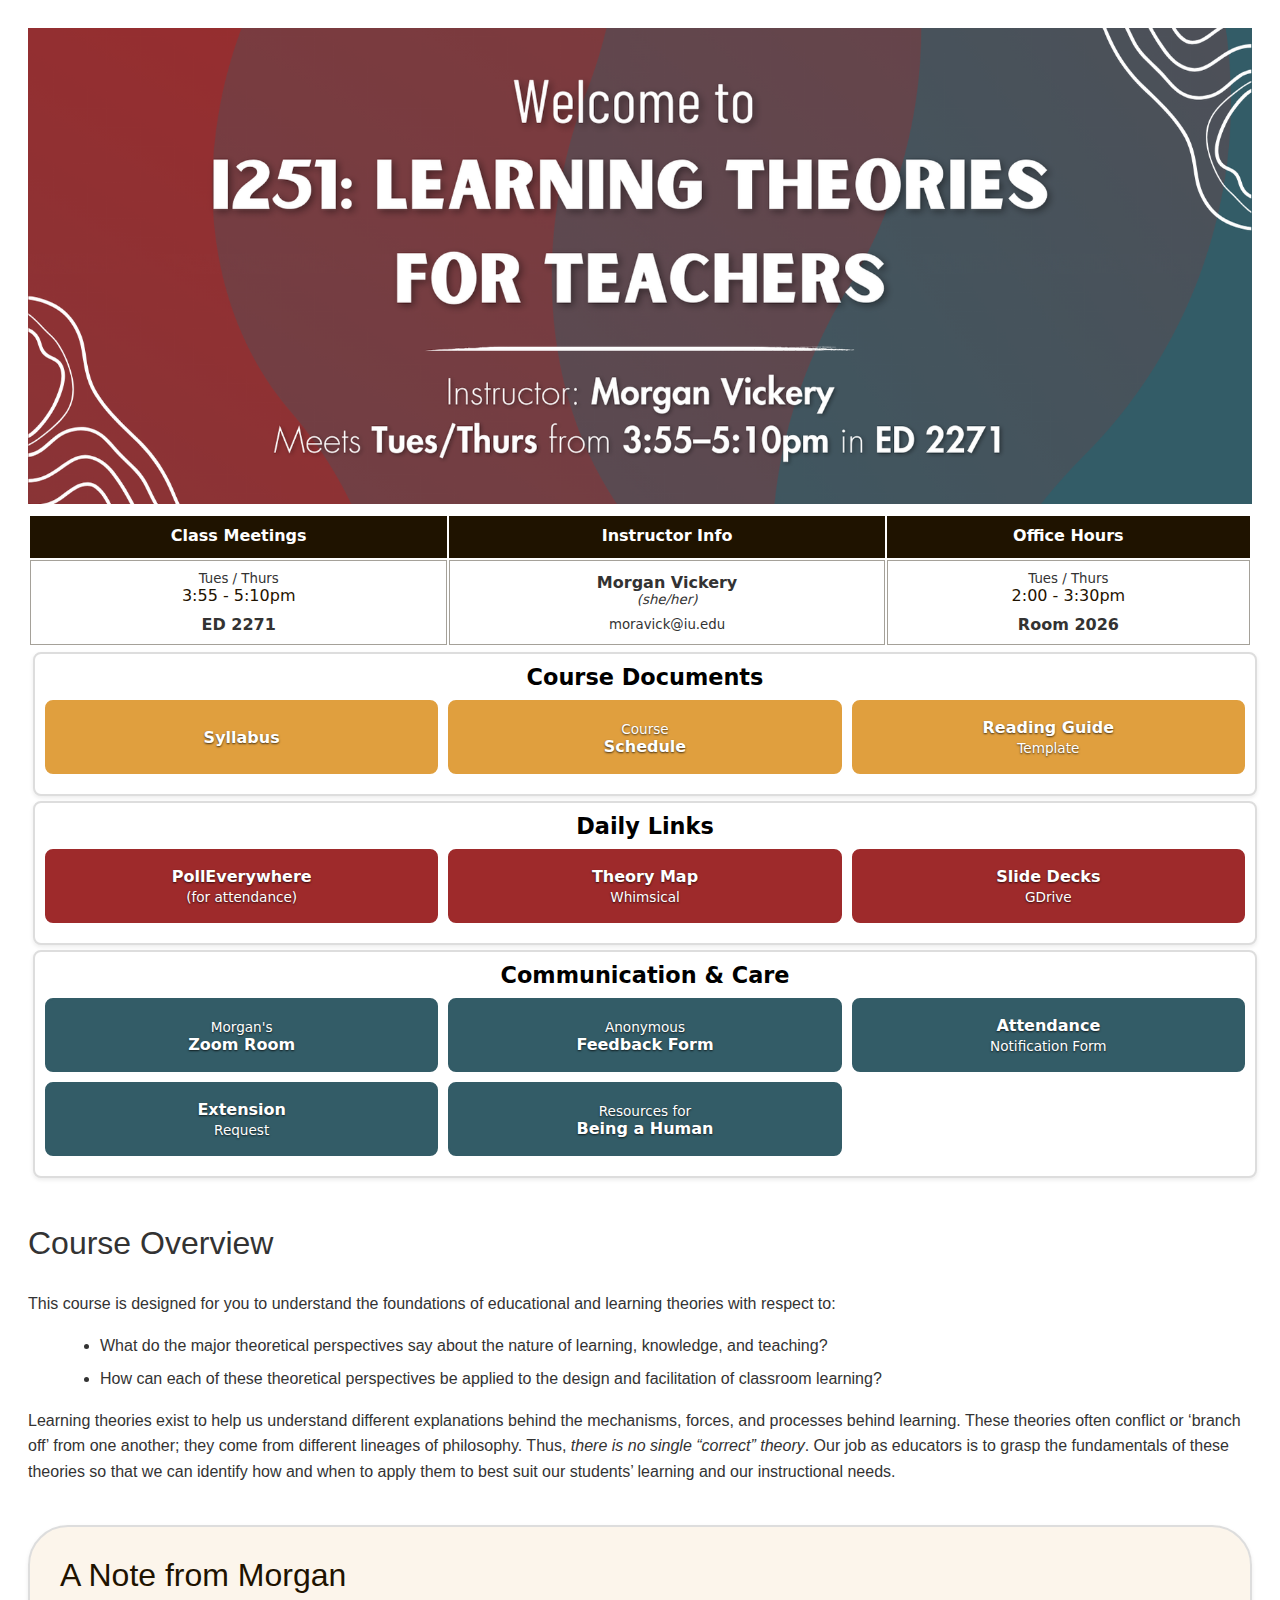
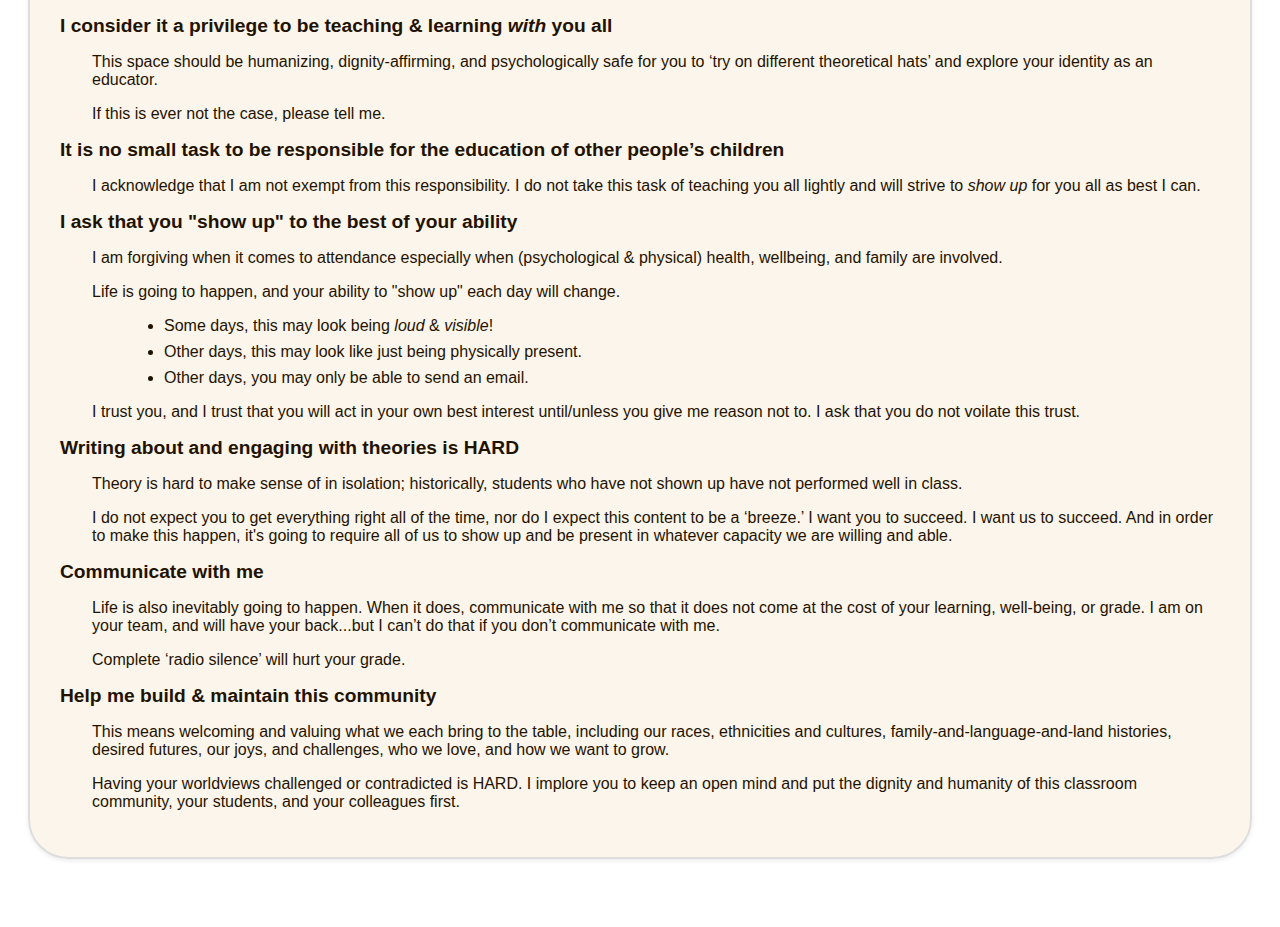
<file: index.html>
<header>
    <link rel="stylesheet" href="style.css">
</header>

<body>
    <div class="image-container">
        <img role="presentation" src="hero.png" alt="Course Header">
    </div>
    
    <table>
        <tbody>
            <tr>
                <th>Class Meetings</th>
                <th>Instructor Info</th>
                <th>Office Hours</th>
            </tr>
            <tr>
                <td>
                    <div class="days">
                        Tues / Thurs
                    </div>
                    <div class="times">
                        3:55 - 5:10pm
                    </div>
                    <div class="location">
                        ED 2271
                    </div>
                </td>
                <td>
                    <div class="name">
                        Morgan Vickery
                    </div>
                    <div class="pronouns">
                        (she/her)
                    </div>
                    <div class="email">moravick@iu.edu</div>
                    </i>
                </td>
                <td>
                    <div class="days">
                        Tues / Thurs
                    </div>
                    <div class="times">
                        2:00 - 3:30pm
                    </div>
                    <div class="location">
                        Room 2026
                    </div>
                    </i>
                </td>
            </tr>
        </tbody>
    </table>

    <!-- COURSE DOCS CONTAINER -->
    <div class="button-container course-docs">
        <h2>Course Documents</h2>
        <div class="buttons">
            <a class="button" href="https://docs.google.com/document/d/1QCDepOYB7fOFrFucjZ_lV5OK_ZkRuY2q/edit"
                target="_blank" rel="noreferrer noopener">
                Syllabus
            </a>
            <a class="button" href="https://docs.google.com/document/d/1mnF9mC1kh0FxTByD8DvwzbybCj3SuYnI/edit"
                target="_blank" rel="noreferrer noopener">
                <span class="subtitle">Course</span>Schedule
            </a>
            <a class="button" href="https://docs.google.com/presentation/d/19u6it33YEOd8CIguILnHimAxoLFFeffa/edit"
                target="_blank" rel="noreferrer noopener">
                Reading Guide
                <span class="subtitle">Template</span>
            </a>
        </div>
    </div>

    <!-- DAILY LINKS CONTAINER -->
    <div class="button-container daily-links">
        <h2>Daily Links</h2>
        <div class="buttons">
            <a class="button" href="http://PollEv.com/morganv008" target="_blank" rel="noreferrer noopener">
                PollEverywhere
                <span class="subtitle">(for attendance)</span>
            </a>
            <a class="button" href="https://whimsical.com/s25-theory-map-dy5XNBK5mVWkAFXygFvUA" target="_blank"
                rel="noreferrer noopener">
                Theory Map
                <span class="subtitle">Whimsical</span>
            </a>
            <a class="button" href="https://drive.google.com/drive/folders/127s1LszBpziTqEBsTH6RaICcgMWhsPOT?usp=drive_link"
                target="_blank" rel="noreferrer noopener">
                Slide Decks
                <span class="subtitle">GDrive</span>
            </a>
        </div>
    </div>

    <!-- COMMUNICATION & CARE CONTAINER -->
    <div class="button-container communication-care">
        <h2>Communication &amp; Care</h2>
        <div class="buttons">
            <a class="button" href="https://iu.zoom.us/my/moravick" target="_blank" rel="noreferrer noopener">
                <span class="subtitle">Morgan's</span>
                Zoom Room
            </a>
            <a class="button" href="https://forms.gle/999fNZiyZLCyTXb39" target="_blank" rel="noreferrer noopener">
                <span class="subtitle">Anonymous</span>
                Feedback Form
            </a>
            <a class="button" href="https://forms.gle/QH5eZdumVa1Hqj5t8" target="_blank" rel="noreferrer noopener">
                Attendance
                <span class="subtitle">Notification Form</span>
            </a>
            <a class="button" href="https://forms.gle/YxvYpW2TUAG2uuy58" target="_blank" rel="noreferrer noopener">
                Extension <span class="subtitle">Request</span>
            </a>
            <a class="button" href="https://docs.google.com/document/d/1Ms59cGTxktt5gVi3yj0SfafCtkb7RSKFEOZAhkwE9Zk/edit?usp=sharing"
                target="_blank" rel="noreferrer noopener">
                <span class="subtitle">Resources for</span> Being a Human
            </a>
        </div>
    </div>

    <!-- MINIMAL, CLEAN HTML ------------------------------------------- -->
    <div class="course-overview">
        <h1>Course Overview</h1>

        <p>
            This course is designed for you to understand the foundations of educational and learning theories with
            respect
            to:
        </p>

        <ul>
            <li>What do the major theoretical perspectives say about the nature of learning, knowledge, and teaching?
            </li>
            <li>How can each of these theoretical perspectives be applied to the design and facilitation of classroom
                learning?</li>
        </ul>

        <p>
            Learning theories exist to help us understand different explanations behind the mechanisms, forces, and
            processes behind learning. These theories often conflict or ‘branch off’ from one another; they come from
            different lineages of philosophy. Thus, <em>there is no single “correct” theory</em>. Our job as educators
            is to
            grasp the fundamentals of these theories so that we can identify how and when to apply them to best suit our
            students’ learning and our instructional needs.
        </p>

        <div class="morgans-note">
            <h1>A Note from Morgan</h4>

                <div class="note-section">
                    <h2>I consider it a privilege to be teaching &amp; learning <em>with</em> you all</h2>
                    <div class="text">
                        <p>
                            This space should be humanizing, dignity-affirming, and psychologically safe for you to ‘try
                            on
                            different theoretical hats’ and explore your identity as an educator.
                        </p>
                        <p>
                            If this is ever not the case, please tell me.
                        </p>
                    </div>
                </div>

                <div class="note-section">
                    <h2>It is no small task to be responsible for the education of other people’s children</h2>
                    <div class="text">
                        I acknowledge that I am not exempt from this responsibility. I do not take this task of teaching
                        you
                        all
                        lightly and will strive to <em>show up</em> for you all as best I can.
                    </div>
                </div>

                <div class="note-section">
                    <h2>I ask that you "show up" to the best of your ability</h2>
                    <div class="text">
                        <p>
                            I am forgiving when it comes to attendance especially when (psychological & physical)
                            health,
                            wellbeing, and family are involved.
                        <p>
                            Life is going to happen, and your ability to "show up" each day will change.
                        <ul>
                            <li>Some days, this may look being <em>loud</em> & <em>visible</em>!</li>
                            <li>Other days, this may look like just being physically present.</li>
                            <li>Other days, you may only be able to send an email.</li>
                        </ul>

                        </p>
                        </p>
                        <p>
                            I trust you, and I trust that you will act in your own best interest until/unless you give
                            me
                            reason
                            not
                            to. I ask that you do not voilate this trust.
                        </p>
                    </div>

                </div>

                <div class="note-section">
                    <h2>Writing about and engaging with theories is HARD</h2>
                    <div class="text">
                        <p>
                            Theory is hard to make sense of in isolation; historically,
                            students who have not shown up have not performed well in class.
                        </p>
                        <p> I do not expect you to get everything right all of the time, nor do I expect this content to
                            be
                            a ‘breeze.’ I want you to succeed. I want us to succeed. And in order to make this happen,
                            it's
                            going to require all of us to show up and be present in whatever capacity we are willing and
                            able.
                        </p>
                    </div>
                </div>


                <div class="note-section">
                    <h2>Communicate with me</h2>

                    <div class="text">
                        <p> Life is also inevitably going to happen. When it does, communicate with me so that it does
                            not
                            come
                            at
                            the cost of your learning, well-being, or grade. I am on your team, and will have your
                            back...but I

                            can’t do that if you don’t communicate with me.
                        <p>Complete ‘radio silence’ will hurt your grade.</p>
                    </div>
                </div>


                <div class="note-section">
                    <h2>Help me build & maintain this community</h2>

                    <div class="text">
                        <p> This means welcoming and valuing what we each bring to the table, including our
                            races, ethnicities and cultures, family-and-language-and-land histories, desired futures,
                            our
                            joys,
                            and challenges, who we love, and how we want to grow.
                        </p>
                        <p>Having your
                            worldviews challenged or contradicted is HARD. I implore you to keep an open mind and put
                            the
                            dignity and humanity of this classroom community, your students, and your colleagues first.
                        </p>
                    </div>
                </div>


        </div>
    </div>
</body>
</file>
<file: style.css>
:root {
    --licorice: 31, 19, 0;
    --mustard: 224, 159, 62;
    --auburn: 158, 42, 43;
    --slate: 51, 92, 103;
}


/* BODY */
body {
    font-family: system-ui, -apple-system, BlinkMacSystemFont, 'Segoe UI', Roboto, Oxygen, Ubuntu, Cantarell, 'Open Sans', 'Helvetica Neue', sans-serif;
    padding: 20px;
}

/* TABLE STYLES (optional) */
table {
    width: 100%;
    margin-top: 10px;
    /* or your desired font */
    color: #333;
    /* default text color */
    flex-wrap: wrap;
}

/* Table Header */
table th {
    text-align: center;
    padding: 10px;
    background-color: rgb(var(--licorice));
    color: #fff;
    /* Optional: a slightly thicker bottom border for emphasis */
    border-bottom: 3px solid rgb(var(--licorice));
    border-radius: 0;
}

/* Table Cells */
table td {
    text-align: center;
    padding: 10px;
    /* A subtle border on each cell */
    border: 1px solid rgba(var(--licorice), 0.4);
}

.name {
    font-weight: bold;
}

.email {
    padding-top: 10px;
    font-weight: normal;
    font-size: smaller;
}

.pronouns {
    font-weight: light;
    font-style: italic;
    font-size: smaller;
}

.days {
    font-weight: normal;
    font-size: smaller;
}

.times {
    color: rgba(var(--licorice));
    font-weight: normal;
}

.location {
    padding-top: 10px;
    font-weight: bold;
    font-size: medium;
}

/* CONTAINER "TILES" */
.button-container {
    width: 100%;
    box-sizing: border-box;
    padding: 10px;
    margin: 5px;
    background-color: #fff;
    border-radius: 8px;
    border: 2px solid #ddd;
    box-shadow: 0 2px 4px rgba(0, 0, 0, 0.08);
    text-align: center;
}

/* Heading inside each container */
.button-container h2 {
    margin-top: 0;
    margin-bottom: 10px;
    color: var(--licorice);
    font-size: 1.4rem;
}

.buttons {
    display: grid;
    grid-template-columns: repeat(3, 1fr);
    gap: 10px;
    padding-bottom: 10px;
}

/* BUTTONS */
.button {
    /* Fixed size for consistency */
    height: 70px;
    display: flex;
    flex-direction: column;
    align-items: center;
    justify-content: center;
    text-decoration: none;
    color: #fff;
    border-radius: 8px;
    border: 2px solid transparent;
    position: relative;
    overflow: hidden;
    font-weight: bold;
    text-shadow: 0 1px 2px rgba(0, 0, 0, 0.7);
    transition: color 0.3s ease;
}

/* Hover Overlay (slight darkening) */
.button::after {
    content: "";
    position: absolute;
    inset: 0;
    background: rgba(0, 0, 0, 0);
    transition: background 0.3s ease;
    z-index: 1;
}

.button:hover::after {
    background: rgba(0, 0, 0, 0.15);
}

.button * {
    position: relative;
    z-index: 2;
}

/* Subtitles beneath main text */
.subtitle {
    font-size: 0.85rem;
    font-weight: normal;
    margin-top: 3px;
    text-align: center;
    z-index: 0;
}

/* PER-SECTION BUTTON COLORS */
/* Course Docs: use mustard */
.course-docs .button {
    background-color: rgba(var(--mustard));
    border-color: rgba(var(--mustard));
}

/* Daily Links: use auburn */
.daily-links .button {
    background-color: rgba(var(--auburn));
    border-color: rgba(var(--auburn));
}

/* Communication & Care: use slate */
.communication-care .button {
    background-color: rgba(var(--slate));
    border-color: rgba(var(--slate));
}

/* Container that holds the overview content */
.course-overview {
    margin: 40px auto;
    /* center horizontally with some vertical spacing */
    font-family: Tahoma, Arial, Helvetica, sans-serif;
    color: #333;
    /* default text color */
    line-height: 1.6;
    /* a bit more line spacing for readability */
}

/* Main Title */
.course-overview h1 {
    margin-top: 0;
    font-size: 2rem;
    font-weight: normal;
}

/* Sub-Title (e.g., “A Note from Morgan”) */
.course-overview h4 {
    font-size: 1.25rem;
    margin-top: 2em;
    /* special color for Morgan’s note headings */
}

/* Horizontal Rule */
.course-overview hr {
    margin: 1.5em 0;
    border: none;
    border-bottom: 1px solid #ccc;
}

/* Paragraphs */
.course-overview p {
    margin: 1em 0;
}

/* Unordered lists */
.course-overview ul {
    margin: 1em 0 1em 2em;
    list-style: disc;
}

/* Make sure list items have some spacing */
.course-overview li {
    margin-bottom: 0.5em;
}

/* Emphasized text for Morgan’s note (optional) */
.subheading {
    font-weight: 600;
    margin-left: 1em;
}

.morgans-note .text {
    margin-left: 2em;
    font-weight: lighter;
    gap: 10px;
}

.morgans-note {
    margin-top: 40px;
    padding: 30px;
    line-height: normal;
    background-color: rgba(var(--mustard), 0.1);
    color: rgba(var(--licorice));
    border-radius: 40px;
    border: 2px solid #ddd;
    box-shadow: 0 2px 4px rgba(0, 0, 0, 0.08);
}

.morgans-note h2 {
    font-size: larger;
}

.image-container {
    height: auto;
    width: 100%;
}

.image-container img {
    object-fit:scale-down;
    width: inherit;
    object-position: center;
}
</file>
